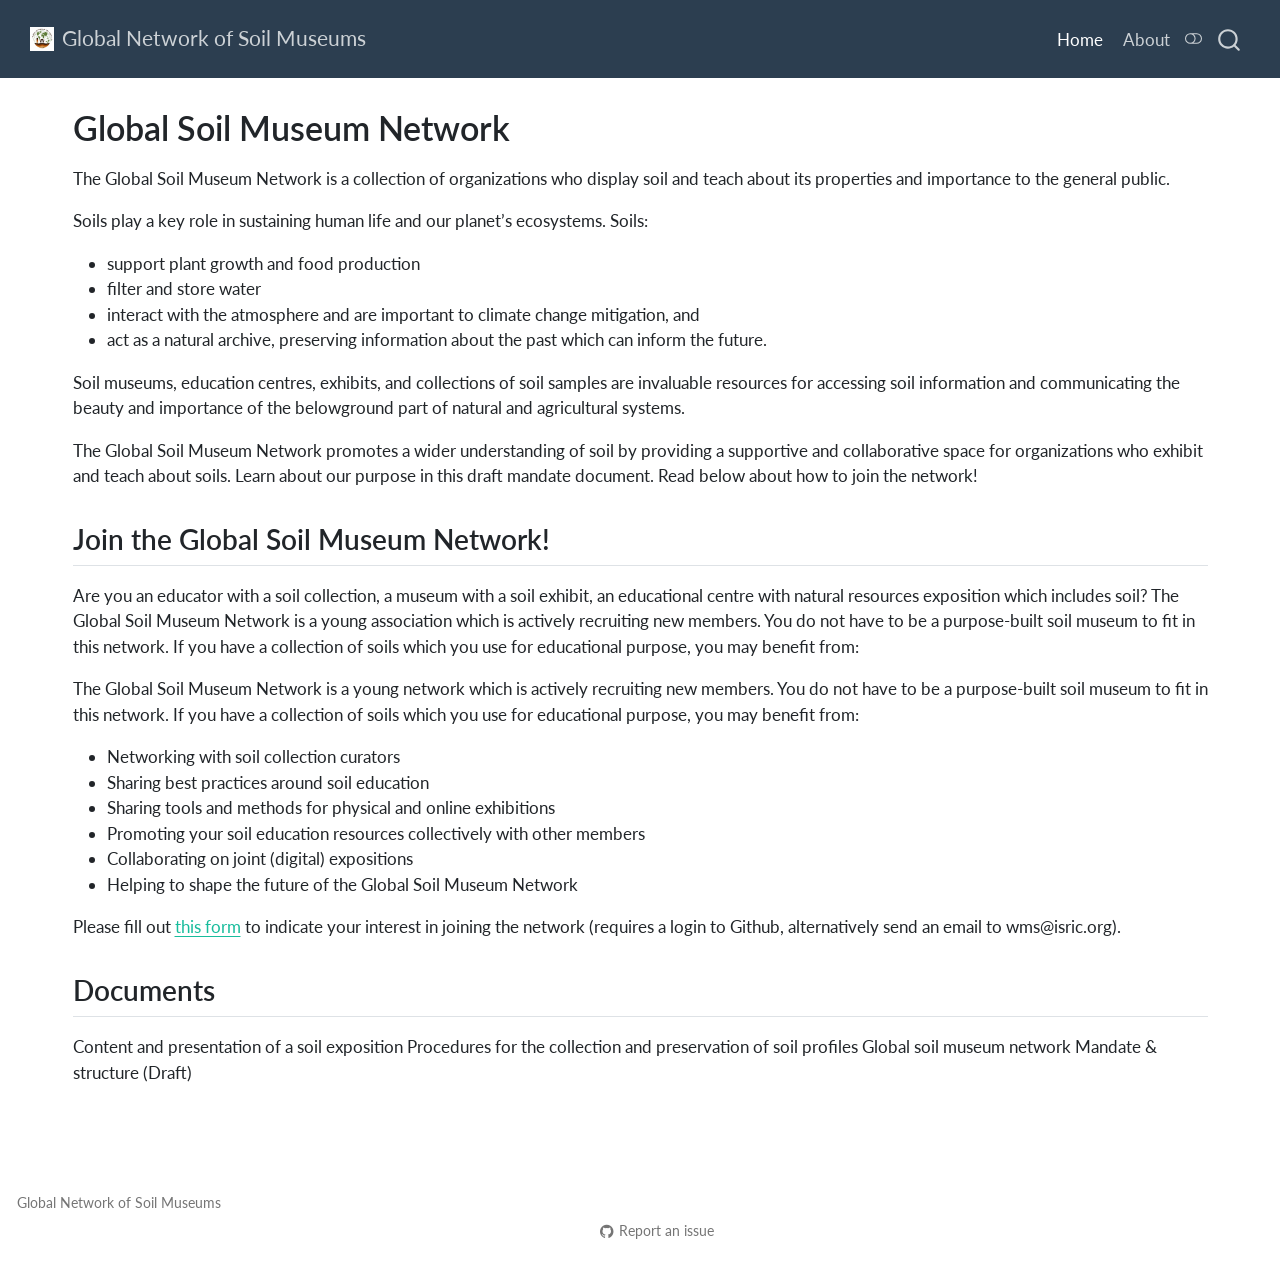
<file: index.html>
<!DOCTYPE html>
<html xmlns="http://www.w3.org/1999/xhtml" lang="en" xml:lang="en"><head>

<meta charset="utf-8">
<meta name="generator" content="quarto-1.10.18">

<meta name="viewport" content="width=device-width, initial-scale=1.0, user-scalable=yes">


<title>Global Soil Museum Network – Global Network of Soil Museums</title>
<style>
/* Default styles provided by pandoc.
** See https://pandoc.org/MANUAL.html#variables-for-html for config info.
*/
span.smallcaps{font-variant: small-caps;}
div.columns{display: flex; gap: 1.5em;}
div.column{flex: auto;}
@media screen {
div.columns{gap: min(4vw, 1.5em);}
div.column{overflow-x: auto;}
}
div.hanging-indent{margin-left: 1.5em; text-indent: -1.5em;}
ul.task-list{list-style: none;}
ul.task-list li input[type="checkbox"] {
  width: 0.8em;
  margin: 0 0.8em 0.2em -1em; /* quarto-specific, see https://github.com/quarto-dev/quarto-cli/issues/4556 */ 
  vertical-align: middle;
}
</style>


<script src="site_libs/quarto-nav/quarto-nav.js"></script>
<script src="site_libs/clipboard/clipboard.min.js"></script>
<script src="site_libs/quarto-search/autocomplete.umd.js"></script>
<script src="site_libs/quarto-search/fuse.min.js"></script>
<script src="site_libs/quarto-search/quarto-search.js"></script>
<meta name="quarto:offset" content="./">
<script src="site_libs/quarto-html/quarto.js" type="module"></script>
<script src="site_libs/quarto-html/tabsets/tabsets.js" type="module"></script>
<script src="site_libs/quarto-html/popper.min.js"></script>
<script src="site_libs/quarto-html/tippy.umd.min.js"></script>
<script src="site_libs/quarto-html/anchor.min.js"></script>
<link href="site_libs/quarto-html/tippy.css" rel="stylesheet">
<link href="site_libs/quarto-html/quarto-syntax-highlighting-64a204ab8560d761af7679ceaba22944.css" rel="stylesheet" class="quarto-color-scheme" id="quarto-text-highlighting-styles">
<link href="site_libs/quarto-html/quarto-syntax-highlighting-dark-b85bc7c33db8c58e0ec93c3465666fed.css" rel="stylesheet" class="quarto-color-scheme quarto-color-alternate" id="quarto-text-highlighting-styles">
<link href="site_libs/quarto-html/quarto-syntax-highlighting-64a204ab8560d761af7679ceaba22944.css" rel="stylesheet" class="quarto-color-scheme-extra" id="quarto-text-highlighting-styles">
<script src="site_libs/bootstrap/bootstrap.min.js"></script>
<link href="site_libs/bootstrap/bootstrap-icons.css" rel="stylesheet">
<link href="site_libs/bootstrap/bootstrap-3c9c489b3365030a08823a85c71cd1a4.min.css" rel="stylesheet" append-hash="true" class="quarto-color-scheme" id="quarto-bootstrap" data-mode="light">
<link href="site_libs/bootstrap/bootstrap-dark-4de2da5e8af8a56ca594d71261300eb6.min.css" rel="stylesheet" append-hash="true" class="quarto-color-scheme quarto-color-alternate" id="quarto-bootstrap" data-mode="dark">
<link href="site_libs/bootstrap/bootstrap-3c9c489b3365030a08823a85c71cd1a4.min.css" rel="stylesheet" append-hash="true" class="quarto-color-scheme-extra" id="quarto-bootstrap" data-mode="light">
<script id="quarto-search-options" type="application/json">{
  "location": "navbar",
  "copy-button": false,
  "collapse-after": 3,
  "panel-placement": "end",
  "type": "overlay",
  "limit": 50,
  "keyboard-shortcut": [
    "f",
    "/",
    "s"
  ],
  "show-item-context": false,
  "language": {
    "search-no-results-text": "No results",
    "search-matching-documents-text": "matching documents",
    "search-copy-link-title": "Copy link to search",
    "search-hide-matches-text": "Hide additional matches",
    "search-more-match-text": "more match in this document",
    "search-more-matches-text": "more matches in this document",
    "search-clear-button-title": "Clear",
    "search-text-placeholder": "",
    "search-detached-cancel-button-title": "Cancel",
    "search-submit-button-title": "Submit",
    "search-label": "Search"
  }
}</script>


</head>

<body class="nav-fixed quarto-light"><script id="quarto-html-before-body" type="application/javascript">
    const toggleBodyColorMode = (bsSheetEl) => {
      const mode = bsSheetEl.getAttribute("data-mode");
      const bodyEl = window.document.querySelector("body");
      if (mode === "dark") {
        bodyEl.classList.add("quarto-dark");
        bodyEl.classList.remove("quarto-light");
      } else {
        bodyEl.classList.add("quarto-light");
        bodyEl.classList.remove("quarto-dark");
      }
    }
    const toggleBodyColorPrimary = () => {
      const bsSheetEl = window.document.querySelector("link#quarto-bootstrap:not([rel=disabled-stylesheet])");
      if (bsSheetEl) {
        toggleBodyColorMode(bsSheetEl);
      }
    }
    const setColorSchemeToggle = (alternate) => {
      const toggles = window.document.querySelectorAll('.quarto-color-scheme-toggle');
      for (let i=0; i < toggles.length; i++) {
        const toggle = toggles[i];
        if (toggle) {
          if (alternate) {
            toggle.classList.add("alternate");
          } else {
            toggle.classList.remove("alternate");
          }
        }
      }
    };
    const toggleColorMode = (alternate) => {
      // Switch the stylesheets
      const primaryStylesheets = window.document.querySelectorAll('link.quarto-color-scheme:not(.quarto-color-alternate)');
      const alternateStylesheets = window.document.querySelectorAll('link.quarto-color-scheme.quarto-color-alternate');
      manageTransitions('#quarto-margin-sidebar .nav-link', false);
      if (alternate) {
        // note: dark is layered on light, we don't disable primary!
        enableStylesheet(alternateStylesheets);
        for (const sheetNode of alternateStylesheets) {
          if (sheetNode.id === "quarto-bootstrap") {
            toggleBodyColorMode(sheetNode);
          }
        }
      } else {
        disableStylesheet(alternateStylesheets);
        enableStylesheet(primaryStylesheets)
        toggleBodyColorPrimary();
      }
      manageTransitions('#quarto-margin-sidebar .nav-link', true);
      // Switch the toggles
      setColorSchemeToggle(alternate)
      // Hack to workaround the fact that safari doesn't
      // properly recolor the scrollbar when toggling (#1455)
      if (navigator.userAgent.indexOf('Safari') > 0 && navigator.userAgent.indexOf('Chrome') == -1) {
        manageTransitions("body", false);
        window.scrollTo(0, 1);
        setTimeout(() => {
          window.scrollTo(0, 0);
          manageTransitions("body", true);
        }, 40);
      }
    }
    const disableStylesheet = (stylesheets) => {
      for (let i=0; i < stylesheets.length; i++) {
        const stylesheet = stylesheets[i];
        stylesheet.rel = 'disabled-stylesheet';
      }
    }
    const enableStylesheet = (stylesheets) => {
      for (let i=0; i < stylesheets.length; i++) {
        const stylesheet = stylesheets[i];
        if(stylesheet.rel !== 'stylesheet') { // for Chrome, which will still FOUC without this check
          stylesheet.rel = 'stylesheet';
        }
      }
    }
    const manageTransitions = (selector, allowTransitions) => {
      const els = window.document.querySelectorAll(selector);
      for (let i=0; i < els.length; i++) {
        const el = els[i];
        if (allowTransitions) {
          el.classList.remove('notransition');
        } else {
          el.classList.add('notransition');
        }
      }
    }
    const isFileUrl = () => {
      return window.location.protocol === 'file:';
    }
    const hasAlternateSentinel = () => {
      let styleSentinel = getColorSchemeSentinel();
      if (styleSentinel !== null) {
        return styleSentinel === "alternate";
      } else {
        return false;
      }
    }
    const setStyleSentinel = (alternate) => {
      const value = alternate ? "alternate" : "default";
      if (!isFileUrl()) {
        window.localStorage.setItem("quarto-color-scheme", value);
      } else {
        localAlternateSentinel = value;
      }
    }
    const getColorSchemeSentinel = () => {
      if (!isFileUrl()) {
        const storageValue = window.localStorage.getItem("quarto-color-scheme");
        return storageValue != null ? storageValue : localAlternateSentinel;
      } else {
        return localAlternateSentinel;
      }
    }
    const toggleGiscusIfUsed = (isAlternate, darkModeDefault) => {
      const baseTheme = document.querySelector('#giscus-base-theme')?.value ?? 'light';
      const alternateTheme = document.querySelector('#giscus-alt-theme')?.value ?? 'dark';
      let newTheme = '';
      if(authorPrefersDark) {
        newTheme = isAlternate ? baseTheme : alternateTheme;
      } else {
        newTheme = isAlternate ? alternateTheme : baseTheme;
      }
      const changeGiscusTheme = () => {
        // From: https://github.com/giscus/giscus/issues/336
        const sendMessage = (message) => {
          const iframe = document.querySelector('iframe.giscus-frame');
          if (!iframe) return;
          iframe.contentWindow.postMessage({ giscus: message }, 'https://giscus.app');
        }
        sendMessage({
          setConfig: {
            theme: newTheme
          }
        });
      }
      const isGiscussLoaded = window.document.querySelector('iframe.giscus-frame') !== null;
      if (isGiscussLoaded) {
        changeGiscusTheme();
      }
    };
    const authorPrefersDark = false;
    const darkModeDefault = authorPrefersDark;
      document.querySelector('link#quarto-text-highlighting-styles.quarto-color-scheme-extra').rel = 'disabled-stylesheet';
      document.querySelector('link#quarto-bootstrap.quarto-color-scheme-extra').rel = 'disabled-stylesheet';
    let localAlternateSentinel = darkModeDefault ? 'alternate' : 'default';
    // Dark / light mode switch
    window.quartoToggleColorScheme = () => {
      // Read the current dark / light value
      let toAlternate = !hasAlternateSentinel();
      toggleColorMode(toAlternate);
      setStyleSentinel(toAlternate);
      toggleGiscusIfUsed(toAlternate, darkModeDefault);
      window.dispatchEvent(new Event('resize'));
    };
    // Switch to dark mode if need be
    if (hasAlternateSentinel()) {
      toggleColorMode(true);
    } else {
      toggleColorMode(false);
    }
  </script>

<div id="quarto-search-results"></div>
  <header id="quarto-header" class="headroom fixed-top">
    <nav class="navbar navbar-expand-lg " data-bs-theme="dark">
      <div class="navbar-container container-fluid">
      <div class="navbar-brand-container mx-auto">
    <a href="./index.html" class="navbar-brand navbar-brand-logo">
    <img src="././img/logo/logo.png" alt="" class="navbar-logo light-content">
    <img src="././img/logo/logo.png" alt="" class="navbar-logo dark-content">
    </a>
    <a class="navbar-brand" href="./index.html">
    <span class="navbar-title">Global Network of Soil Museums</span>
    </a>
  </div>
            <div id="quarto-search" class="" title="Search"></div>
          <button class="navbar-toggler" type="button" data-bs-toggle="collapse" data-bs-target="#navbarCollapse" aria-controls="navbarCollapse" role="menu" aria-expanded="false" aria-label="Toggle navigation" onclick="if (window.quartoToggleHeadroom) { window.quartoToggleHeadroom(); }">
  <span class="navbar-toggler-icon"></span>
</button>
          <div class="collapse navbar-collapse" id="navbarCollapse">
            <ul class="navbar-nav navbar-nav-scroll ms-auto">
  <li class="nav-item">
    <a class="nav-link active" href="./index.html" aria-current="page"> 
<span class="menu-text">Home</span></a>
  </li>  
  <li class="nav-item">
    <a class="nav-link" href="./about.html"> 
<span class="menu-text">About</span></a>
  </li>  
</ul>
          </div> <!-- /navcollapse -->
            <div class="quarto-navbar-tools">
  <a href="" class="quarto-color-scheme-toggle quarto-navigation-tool  px-1" onclick="window.quartoToggleColorScheme(); return false;" title="Toggle dark mode"><i class="bi"></i></a>
</div>
      </div> <!-- /container-fluid -->
    </nav>
</header>
<!-- content -->
<div id="quarto-content" class="quarto-container page-columns page-rows-contents page-layout-full page-navbar">
<!-- sidebar -->
<!-- margin-sidebar -->
    
<!-- main -->
<main class="content column-page" id="quarto-document-content">


<header id="title-block-header" class="quarto-title-block default">
<div class="quarto-title">
<h1 class="title">Global Soil Museum Network</h1>
</div>



<div class="quarto-title-meta column-page">

    
  
    
  </div>
  


</header>


<p>The Global Soil Museum Network is a collection of organizations who display soil and teach about its properties and importance to the general public.</p>
<p>Soils play a key role in sustaining human life and our planet’s ecosystems. Soils:</p>
<ul>
<li>support plant growth and food production</li>
<li>filter and store water</li>
<li>interact with the atmosphere and are important to climate change mitigation, and</li>
<li>act as a natural archive, preserving information about the past which can inform the future.</li>
</ul>
<p>Soil museums, education centres, exhibits, and collections of soil samples are invaluable resources for accessing soil information and communicating the beauty and importance of the belowground part of natural and agricultural systems.</p>
<p>The Global Soil Museum Network promotes a wider understanding of soil by providing a supportive and collaborative space for organizations who exhibit and teach about soils. Learn about our purpose in this draft mandate document. Read below about how to join the network!</p>
<section id="join-the-global-soil-museum-network" class="level2">
<h2 class="anchored" data-anchor-id="join-the-global-soil-museum-network">Join the Global Soil Museum Network!</h2>
<p>Are you an educator with a soil collection, a museum with a soil exhibit, an educational centre with natural resources exposition which includes soil? The Global Soil Museum Network is a young association which is actively recruiting new members. You do not have to be a purpose-built soil museum to fit in this network. If you have a collection of soils which you use for educational purpose, you may benefit from:</p>
<p>The Global Soil Museum Network is a young network which is actively recruiting new members. You do not have to be a purpose-built soil museum to fit in this network. If you have a collection of soils which you use for educational purpose, you may benefit from:</p>
<ul>
<li>Networking with soil collection curators</li>
<li>Sharing best practices around soil education</li>
<li>Sharing tools and methods for physical and online exhibitions</li>
<li>Promoting your soil education resources collectively with other members</li>
<li>Collaborating on joint (digital) expositions</li>
<li>Helping to shape the future of the Global Soil Museum Network</li>
</ul>
<p>Please fill out <a href="https://github.com/globalsoilmuseums-net/globalsoilmuseums-net.github.io/issues/new">this form</a> to indicate your interest in joining the network (requires a login to Github, alternatively send an email to wms@isric.org).</p>
</section>
<section id="documents" class="level2">
<h2 class="anchored" data-anchor-id="documents">Documents</h2>
<p>Content and presentation of a soil exposition Procedures for the collection and preservation of soil profiles Global soil museum network Mandate &amp; structure (Draft)</p>


</section>

</main> <!-- /main -->
<script id="quarto-html-after-body" type="application/javascript">
  window.document.addEventListener("DOMContentLoaded", function (event) {
    // Ensure there is a toggle, if there isn't float one in the top right
    if (window.document.querySelector('.quarto-color-scheme-toggle') === null) {
      const a = window.document.createElement('a');
      a.classList.add('top-right');
      a.classList.add('quarto-color-scheme-toggle');
      a.href = "";
      a.onclick = function() { try { window.quartoToggleColorScheme(); } catch {} return false; };
      const i = window.document.createElement("i");
      i.classList.add('bi');
      a.appendChild(i);
      window.document.body.appendChild(a);
    }
    setColorSchemeToggle(hasAlternateSentinel())
    const icon = "";
    const anchorJS = new window.AnchorJS();
    anchorJS.options = {
      placement: 'right',
      icon: icon
    };
    anchorJS.add('.anchored');
    const isCodeAnnotation = (el) => {
      for (const clz of el.classList) {
        if (clz.startsWith('code-annotation-')) {                     
          return true;
        }
      }
      return false;
    }
    const onCopySuccess = function(e) {
      // button target
      const button = e.trigger;
      // don't keep focus
      button.blur();
      // flash "checked"
      button.classList.add('code-copy-button-checked');
      var currentTitle = button.getAttribute("title");
      button.setAttribute("title", "Copied!");
      let tooltip;
      if (window.bootstrap) {
        button.setAttribute("data-bs-toggle", "tooltip");
        button.setAttribute("data-bs-placement", "left");
        button.setAttribute("data-bs-title", "Copied!");
        tooltip = new bootstrap.Tooltip(button, 
          { trigger: "manual", 
            customClass: "code-copy-button-tooltip",
            offset: [0, -8]});
        tooltip.show();    
      }
      setTimeout(function() {
        if (tooltip) {
          tooltip.hide();
          button.removeAttribute("data-bs-title");
          button.removeAttribute("data-bs-toggle");
          button.removeAttribute("data-bs-placement");
        }
        button.setAttribute("title", currentTitle);
        button.classList.remove('code-copy-button-checked');
      }, 1000);
      // clear code selection
      e.clearSelection();
    }
    const getTextToCopy = function(trigger) {
      const outerScaffold = trigger.parentElement.cloneNode(true);
      const codeEl = outerScaffold.querySelector('code');
      for (const childEl of codeEl.children) {
        if (isCodeAnnotation(childEl)) {
          childEl.remove();
        }
      }
      return codeEl.innerText;
    }
    const clipboard = new window.ClipboardJS('.code-copy-button:not([data-in-quarto-modal])', {
      text: getTextToCopy
    });
    clipboard.on('success', onCopySuccess);
    if (window.document.getElementById('quarto-embedded-source-code-modal')) {
      const clipboardModal = new window.ClipboardJS('.code-copy-button[data-in-quarto-modal]', {
        text: getTextToCopy,
        container: window.document.getElementById('quarto-embedded-source-code-modal')
      });
      clipboardModal.on('success', onCopySuccess);
    }
      var localhostRegex = new RegExp(/^(?:http|https):\/\/localhost\:?[0-9]*\//);
      var mailtoRegex = new RegExp(/^mailto:/);
        var filterRegex = new RegExp("https:\/\/globalsoilmuseums-net\.github\.io\/");
      var isInternal = (href) => {
          return filterRegex.test(href) || localhostRegex.test(href) || mailtoRegex.test(href);
      }
      // Inspect non-navigation links and adorn them if external
     var links = window.document.querySelectorAll('a[href]:not(.nav-link):not(.navbar-brand):not(.toc-action):not(.sidebar-link):not(.sidebar-item-toggle):not(.pagination-link):not(.no-external):not([aria-hidden]):not(.dropdown-item):not(.quarto-navigation-tool):not(.about-link)');
      for (var i=0; i<links.length; i++) {
        const link = links[i];
        if (!isInternal(link.href)) {
          // undo the damage that might have been done by quarto-nav.js in the case of
          // links that we want to consider external
          if (link.dataset.originalHref !== undefined) {
            link.href = link.dataset.originalHref;
          }
        }
      }
    function tippyHover(el, contentFn, onTriggerFn, onUntriggerFn) {
      const config = {
        allowHTML: true,
        maxWidth: 500,
        delay: 100,
        arrow: false,
        appendTo: function(el) {
            return el.parentElement;
        },
        interactive: true,
        interactiveBorder: 10,
        theme: 'quarto',
        placement: 'bottom-start',
      };
      if (contentFn) {
        config.content = contentFn;
      }
      if (onTriggerFn) {
        config.onTrigger = onTriggerFn;
      }
      if (onUntriggerFn) {
        config.onUntrigger = onUntriggerFn;
      }
      window.tippy(el, config); 
    }
    const noterefs = window.document.querySelectorAll('a[role="doc-noteref"]');
    for (var i=0; i<noterefs.length; i++) {
      const ref = noterefs[i];
      tippyHover(ref, function() {
        // use id or data attribute instead here
        let href = ref.getAttribute('data-footnote-href') || ref.getAttribute('href');
        try { href = new URL(href).hash; } catch {}
        const id = href.replace(/^#\/?/, "");
        const note = window.document.getElementById(id);
        if (note) {
          return note.innerHTML;
        } else {
          return "";
        }
      });
    }
    const xrefs = window.document.querySelectorAll('a.quarto-xref');
    const processXRef = (id, note) => {
      // Strip column container classes
      const stripColumnClz = (el) => {
        el.classList.remove("page-full", "page-columns");
        if (el.children) {
          for (const child of el.children) {
            stripColumnClz(child);
          }
        }
      }
      stripColumnClz(note)
      if (id === null || id.startsWith('sec-')) {
        // Special case sections, only their first couple elements
        const container = document.createElement("div");
        if (note.children && note.children.length > 2) {
          container.appendChild(note.children[0].cloneNode(true));
          for (let i = 1; i < note.children.length; i++) {
            const child = note.children[i];
            if (child.tagName === "P" && child.innerText === "") {
              continue;
            } else {
              container.appendChild(child.cloneNode(true));
              break;
            }
          }
          if (window.Quarto?.typesetMath) {
            window.Quarto.typesetMath(container);
          }
          return container.innerHTML
        } else {
          if (window.Quarto?.typesetMath) {
            window.Quarto.typesetMath(note);
          }
          return note.innerHTML;
        }
      } else {
        // Remove any anchor links if they are present
        const anchorLink = note.querySelector('a.anchorjs-link');
        if (anchorLink) {
          anchorLink.remove();
        }
        if (window.Quarto?.typesetMath) {
          window.Quarto.typesetMath(note);
        }
        if (note.classList.contains("callout")) {
          return note.outerHTML;
        } else {
          return note.innerHTML;
        }
      }
    }
    for (var i=0; i<xrefs.length; i++) {
      const xref = xrefs[i];
      tippyHover(xref, undefined, function(instance) {
        instance.disable();
        let url = xref.getAttribute('href');
        let hash = undefined; 
        if (url.startsWith('#')) {
          hash = url;
        } else {
          try { hash = new URL(url).hash; } catch {}
        }
        if (hash) {
          const id = hash.replace(/^#\/?/, "");
          const note = window.document.getElementById(id);
          if (note !== null) {
            try {
              const html = processXRef(id, note.cloneNode(true));
              instance.setContent(html);
            } finally {
              instance.enable();
              instance.show();
            }
          } else {
            // See if we can fetch this
            fetch(url.split('#')[0])
            .then(res => res.text())
            .then(html => {
              const parser = new DOMParser();
              const htmlDoc = parser.parseFromString(html, "text/html");
              const note = htmlDoc.getElementById(id);
              if (note !== null) {
                const html = processXRef(id, note);
                instance.setContent(html);
              } 
            }).finally(() => {
              instance.enable();
              instance.show();
            });
          }
        } else {
          // See if we can fetch a full url (with no hash to target)
          // This is a special case and we should probably do some content thinning / targeting
          fetch(url)
          .then(res => res.text())
          .then(html => {
            const parser = new DOMParser();
            const htmlDoc = parser.parseFromString(html, "text/html");
            const note = htmlDoc.querySelector('main.content');
            if (note !== null) {
              // This should only happen for chapter cross references
              // (since there is no id in the URL)
              // remove the first header
              if (note.children.length > 0 && note.children[0].tagName === "HEADER") {
                note.children[0].remove();
              }
              const html = processXRef(null, note);
              instance.setContent(html);
            } 
          }).finally(() => {
            instance.enable();
            instance.show();
          });
        }
      }, function(instance) {
      });
    }
        let selectedAnnoteEl;
        const selectorForAnnotation = ( cell, annotation) => {
          let cellAttr = 'data-code-cell="' + cell + '"';
          let lineAttr = 'data-code-annotation="' +  annotation + '"';
          const selector = 'span[' + cellAttr + '][' + lineAttr + ']';
          return selector;
        }
        const selectCodeLines = (annoteEl) => {
          const doc = window.document;
          const targetCell = annoteEl.getAttribute("data-target-cell");
          const targetAnnotation = annoteEl.getAttribute("data-target-annotation");
          const annoteSpan = window.document.querySelector(selectorForAnnotation(targetCell, targetAnnotation));
          const lines = annoteSpan.getAttribute("data-code-lines").split(",");
          const lineIds = lines.map((line) => {
            return targetCell + "-" + line;
          })
          let top = null;
          let height = null;
          let parent = null;
          if (lineIds.length > 0) {
              //compute the position of the single el (top and bottom and make a div)
              const el = window.document.getElementById(lineIds[0]);
              top = el.offsetTop;
              height = el.offsetHeight;
              parent = el.parentElement.parentElement;
            if (lineIds.length > 1) {
              const lastEl = window.document.getElementById(lineIds[lineIds.length - 1]);
              const bottom = lastEl.offsetTop + lastEl.offsetHeight;
              height = bottom - top;
            }
            if (top !== null && height !== null && parent !== null) {
              // cook up a div (if necessary) and position it 
              let div = window.document.getElementById("code-annotation-line-highlight");
              if (div === null) {
                div = window.document.createElement("div");
                div.setAttribute("id", "code-annotation-line-highlight");
                div.style.position = 'absolute';
                parent.appendChild(div);
              }
              div.style.top = top - 2 + "px";
              div.style.height = height + 4 + "px";
              div.style.left = 0;
              let gutterDiv = window.document.getElementById("code-annotation-line-highlight-gutter");
              if (gutterDiv === null) {
                gutterDiv = window.document.createElement("div");
                gutterDiv.setAttribute("id", "code-annotation-line-highlight-gutter");
                gutterDiv.style.position = 'absolute';
                const codeCell = window.document.getElementById(targetCell);
                const gutter = codeCell.querySelector('.code-annotation-gutter');
                gutter.appendChild(gutterDiv);
              }
              gutterDiv.style.top = top - 2 + "px";
              gutterDiv.style.height = height + 4 + "px";
            }
            selectedAnnoteEl = annoteEl;
          }
        };
        const unselectCodeLines = () => {
          const elementsIds = ["code-annotation-line-highlight", "code-annotation-line-highlight-gutter"];
          elementsIds.forEach((elId) => {
            const div = window.document.getElementById(elId);
            if (div) {
              div.remove();
            }
          });
          selectedAnnoteEl = undefined;
        };
          // Handle positioning of the toggle
      window.addEventListener(
        "resize",
        throttle(() => {
          elRect = undefined;
          if (selectedAnnoteEl) {
            selectCodeLines(selectedAnnoteEl);
          }
        }, 10)
      );
      function throttle(fn, ms) {
      let throttle = false;
      let timer;
        return (...args) => {
          if(!throttle) { // first call gets through
              fn.apply(this, args);
              throttle = true;
          } else { // all the others get throttled
              if(timer) clearTimeout(timer); // cancel #2
              timer = setTimeout(() => {
                fn.apply(this, args);
                timer = throttle = false;
              }, ms);
          }
        };
      }
        // Attach click handler to the DT
        const annoteDls = window.document.querySelectorAll('dt[data-target-cell]');
        for (const annoteDlNode of annoteDls) {
          annoteDlNode.addEventListener('click', (event) => {
            const clickedEl = event.target;
            if (clickedEl !== selectedAnnoteEl) {
              unselectCodeLines();
              const activeEl = window.document.querySelector('dt[data-target-cell].code-annotation-active');
              if (activeEl) {
                activeEl.classList.remove('code-annotation-active');
              }
              selectCodeLines(clickedEl);
              clickedEl.classList.add('code-annotation-active');
            } else {
              // Unselect the line
              unselectCodeLines();
              clickedEl.classList.remove('code-annotation-active');
            }
          });
        }
    const findCites = (el) => {
      const parentEl = el.parentElement;
      if (parentEl) {
        const cites = parentEl.dataset.cites;
        if (cites) {
          return {
            el,
            cites: cites.split(' ')
          };
        } else {
          return findCites(el.parentElement)
        }
      } else {
        return undefined;
      }
    };
    var bibliorefs = window.document.querySelectorAll('a[role="doc-biblioref"]');
    for (var i=0; i<bibliorefs.length; i++) {
      const ref = bibliorefs[i];
      const citeInfo = findCites(ref);
      if (citeInfo) {
        tippyHover(citeInfo.el, function() {
          var popup = window.document.createElement('div');
          citeInfo.cites.forEach(function(cite) {
            var citeDiv = window.document.createElement('div');
            citeDiv.classList.add('hanging-indent');
            citeDiv.classList.add('csl-entry');
            var biblioDiv = window.document.getElementById('ref-' + cite);
            if (biblioDiv) {
              citeDiv.innerHTML = biblioDiv.innerHTML;
            }
            popup.appendChild(citeDiv);
          });
          return popup.innerHTML;
        });
      }
    }
  });
  </script>
</div> <!-- /content -->
<footer class="footer">
  <div class="nav-footer">
    <div class="nav-footer-left">
      <ul class="footer-items list-unstyled">
    <li class="nav-item">
 Global Network of Soil Museums
  </li>  
</ul>
    </div>   
    <div class="nav-footer-center">
      &nbsp;
    <div class="toc-actions"><ul><li><a href="https://github.com/globalsoilmuseums-net/globalsoilmuseums-net.github.io/issues/new" class="toc-action"><i class="bi bi-github"></i>Report an issue</a></li></ul></div></div>
    <div class="nav-footer-right">
      &nbsp;
    </div>
  </div>
</footer>




</body></html>
</file>
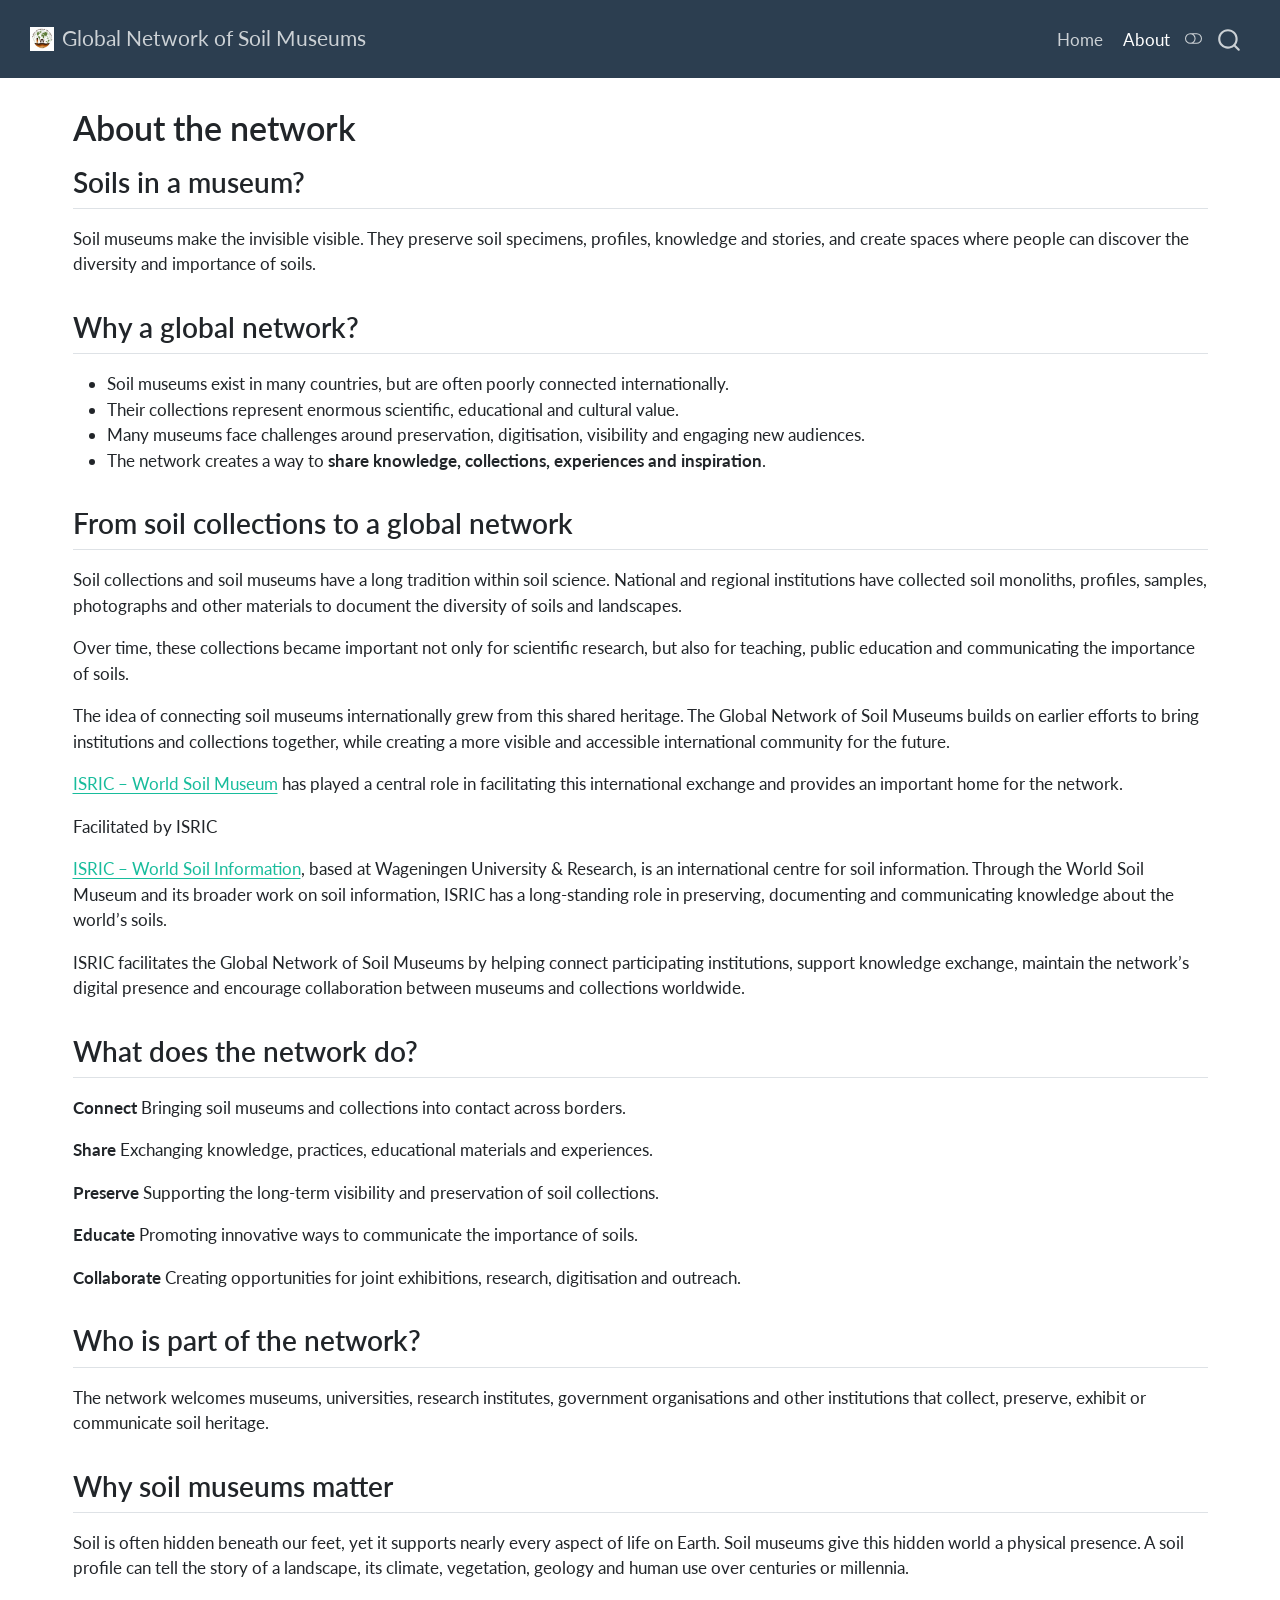
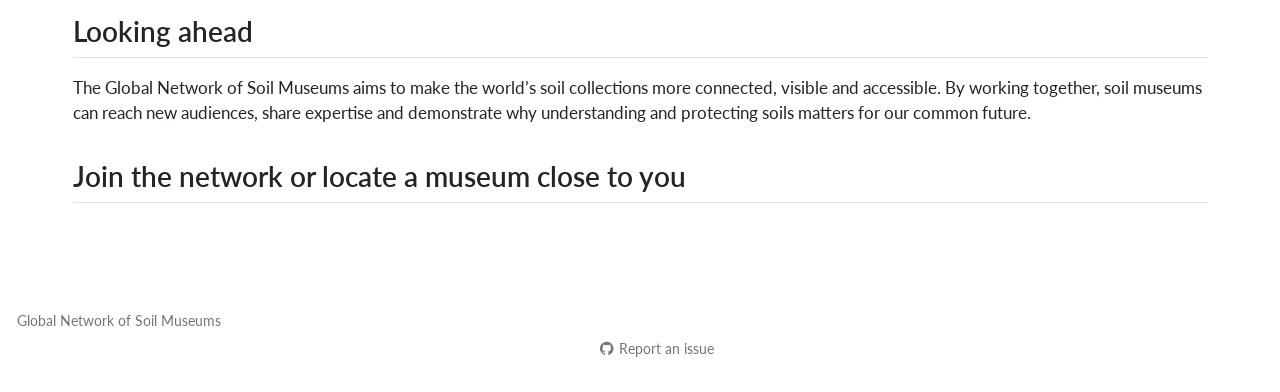
<file: about.html>
<!DOCTYPE html>
<html xmlns="http://www.w3.org/1999/xhtml" lang="en" xml:lang="en"><head>

<meta charset="utf-8">
<meta name="generator" content="quarto-1.10.18">

<meta name="viewport" content="width=device-width, initial-scale=1.0, user-scalable=yes">


<title>About the network – Global Network of Soil Museums</title>
<style>
/* Default styles provided by pandoc.
** See https://pandoc.org/MANUAL.html#variables-for-html for config info.
*/
span.smallcaps{font-variant: small-caps;}
div.columns{display: flex; gap: 1.5em;}
div.column{flex: auto;}
@media screen {
div.columns{gap: min(4vw, 1.5em);}
div.column{overflow-x: auto;}
}
div.hanging-indent{margin-left: 1.5em; text-indent: -1.5em;}
ul.task-list{list-style: none;}
ul.task-list li input[type="checkbox"] {
  width: 0.8em;
  margin: 0 0.8em 0.2em -1em; /* quarto-specific, see https://github.com/quarto-dev/quarto-cli/issues/4556 */ 
  vertical-align: middle;
}
</style>


<script src="site_libs/quarto-nav/quarto-nav.js"></script>
<script src="site_libs/clipboard/clipboard.min.js"></script>
<script src="site_libs/quarto-search/autocomplete.umd.js"></script>
<script src="site_libs/quarto-search/fuse.min.js"></script>
<script src="site_libs/quarto-search/quarto-search.js"></script>
<meta name="quarto:offset" content="./">
<script src="site_libs/quarto-html/quarto.js" type="module"></script>
<script src="site_libs/quarto-html/tabsets/tabsets.js" type="module"></script>
<script src="site_libs/quarto-html/popper.min.js"></script>
<script src="site_libs/quarto-html/tippy.umd.min.js"></script>
<script src="site_libs/quarto-html/anchor.min.js"></script>
<link href="site_libs/quarto-html/tippy.css" rel="stylesheet">
<link href="site_libs/quarto-html/quarto-syntax-highlighting-64a204ab8560d761af7679ceaba22944.css" rel="stylesheet" class="quarto-color-scheme" id="quarto-text-highlighting-styles">
<link href="site_libs/quarto-html/quarto-syntax-highlighting-dark-b85bc7c33db8c58e0ec93c3465666fed.css" rel="stylesheet" class="quarto-color-scheme quarto-color-alternate" id="quarto-text-highlighting-styles">
<link href="site_libs/quarto-html/quarto-syntax-highlighting-64a204ab8560d761af7679ceaba22944.css" rel="stylesheet" class="quarto-color-scheme-extra" id="quarto-text-highlighting-styles">
<script src="site_libs/bootstrap/bootstrap.min.js"></script>
<link href="site_libs/bootstrap/bootstrap-icons.css" rel="stylesheet">
<link href="site_libs/bootstrap/bootstrap-3c9c489b3365030a08823a85c71cd1a4.min.css" rel="stylesheet" append-hash="true" class="quarto-color-scheme" id="quarto-bootstrap" data-mode="light">
<link href="site_libs/bootstrap/bootstrap-dark-4de2da5e8af8a56ca594d71261300eb6.min.css" rel="stylesheet" append-hash="true" class="quarto-color-scheme quarto-color-alternate" id="quarto-bootstrap" data-mode="dark">
<link href="site_libs/bootstrap/bootstrap-3c9c489b3365030a08823a85c71cd1a4.min.css" rel="stylesheet" append-hash="true" class="quarto-color-scheme-extra" id="quarto-bootstrap" data-mode="light">
<script id="quarto-search-options" type="application/json">{
  "location": "navbar",
  "copy-button": false,
  "collapse-after": 3,
  "panel-placement": "end",
  "type": "overlay",
  "limit": 50,
  "keyboard-shortcut": [
    "f",
    "/",
    "s"
  ],
  "show-item-context": false,
  "language": {
    "search-no-results-text": "No results",
    "search-matching-documents-text": "matching documents",
    "search-copy-link-title": "Copy link to search",
    "search-hide-matches-text": "Hide additional matches",
    "search-more-match-text": "more match in this document",
    "search-more-matches-text": "more matches in this document",
    "search-clear-button-title": "Clear",
    "search-text-placeholder": "",
    "search-detached-cancel-button-title": "Cancel",
    "search-submit-button-title": "Submit",
    "search-label": "Search"
  }
}</script>


</head>

<body class="nav-fixed quarto-light"><script id="quarto-html-before-body" type="application/javascript">
    const toggleBodyColorMode = (bsSheetEl) => {
      const mode = bsSheetEl.getAttribute("data-mode");
      const bodyEl = window.document.querySelector("body");
      if (mode === "dark") {
        bodyEl.classList.add("quarto-dark");
        bodyEl.classList.remove("quarto-light");
      } else {
        bodyEl.classList.add("quarto-light");
        bodyEl.classList.remove("quarto-dark");
      }
    }
    const toggleBodyColorPrimary = () => {
      const bsSheetEl = window.document.querySelector("link#quarto-bootstrap:not([rel=disabled-stylesheet])");
      if (bsSheetEl) {
        toggleBodyColorMode(bsSheetEl);
      }
    }
    const setColorSchemeToggle = (alternate) => {
      const toggles = window.document.querySelectorAll('.quarto-color-scheme-toggle');
      for (let i=0; i < toggles.length; i++) {
        const toggle = toggles[i];
        if (toggle) {
          if (alternate) {
            toggle.classList.add("alternate");
          } else {
            toggle.classList.remove("alternate");
          }
        }
      }
    };
    const toggleColorMode = (alternate) => {
      // Switch the stylesheets
      const primaryStylesheets = window.document.querySelectorAll('link.quarto-color-scheme:not(.quarto-color-alternate)');
      const alternateStylesheets = window.document.querySelectorAll('link.quarto-color-scheme.quarto-color-alternate');
      manageTransitions('#quarto-margin-sidebar .nav-link', false);
      if (alternate) {
        // note: dark is layered on light, we don't disable primary!
        enableStylesheet(alternateStylesheets);
        for (const sheetNode of alternateStylesheets) {
          if (sheetNode.id === "quarto-bootstrap") {
            toggleBodyColorMode(sheetNode);
          }
        }
      } else {
        disableStylesheet(alternateStylesheets);
        enableStylesheet(primaryStylesheets)
        toggleBodyColorPrimary();
      }
      manageTransitions('#quarto-margin-sidebar .nav-link', true);
      // Switch the toggles
      setColorSchemeToggle(alternate)
      // Hack to workaround the fact that safari doesn't
      // properly recolor the scrollbar when toggling (#1455)
      if (navigator.userAgent.indexOf('Safari') > 0 && navigator.userAgent.indexOf('Chrome') == -1) {
        manageTransitions("body", false);
        window.scrollTo(0, 1);
        setTimeout(() => {
          window.scrollTo(0, 0);
          manageTransitions("body", true);
        }, 40);
      }
    }
    const disableStylesheet = (stylesheets) => {
      for (let i=0; i < stylesheets.length; i++) {
        const stylesheet = stylesheets[i];
        stylesheet.rel = 'disabled-stylesheet';
      }
    }
    const enableStylesheet = (stylesheets) => {
      for (let i=0; i < stylesheets.length; i++) {
        const stylesheet = stylesheets[i];
        if(stylesheet.rel !== 'stylesheet') { // for Chrome, which will still FOUC without this check
          stylesheet.rel = 'stylesheet';
        }
      }
    }
    const manageTransitions = (selector, allowTransitions) => {
      const els = window.document.querySelectorAll(selector);
      for (let i=0; i < els.length; i++) {
        const el = els[i];
        if (allowTransitions) {
          el.classList.remove('notransition');
        } else {
          el.classList.add('notransition');
        }
      }
    }
    const isFileUrl = () => {
      return window.location.protocol === 'file:';
    }
    const hasAlternateSentinel = () => {
      let styleSentinel = getColorSchemeSentinel();
      if (styleSentinel !== null) {
        return styleSentinel === "alternate";
      } else {
        return false;
      }
    }
    const setStyleSentinel = (alternate) => {
      const value = alternate ? "alternate" : "default";
      if (!isFileUrl()) {
        window.localStorage.setItem("quarto-color-scheme", value);
      } else {
        localAlternateSentinel = value;
      }
    }
    const getColorSchemeSentinel = () => {
      if (!isFileUrl()) {
        const storageValue = window.localStorage.getItem("quarto-color-scheme");
        return storageValue != null ? storageValue : localAlternateSentinel;
      } else {
        return localAlternateSentinel;
      }
    }
    const toggleGiscusIfUsed = (isAlternate, darkModeDefault) => {
      const baseTheme = document.querySelector('#giscus-base-theme')?.value ?? 'light';
      const alternateTheme = document.querySelector('#giscus-alt-theme')?.value ?? 'dark';
      let newTheme = '';
      if(authorPrefersDark) {
        newTheme = isAlternate ? baseTheme : alternateTheme;
      } else {
        newTheme = isAlternate ? alternateTheme : baseTheme;
      }
      const changeGiscusTheme = () => {
        // From: https://github.com/giscus/giscus/issues/336
        const sendMessage = (message) => {
          const iframe = document.querySelector('iframe.giscus-frame');
          if (!iframe) return;
          iframe.contentWindow.postMessage({ giscus: message }, 'https://giscus.app');
        }
        sendMessage({
          setConfig: {
            theme: newTheme
          }
        });
      }
      const isGiscussLoaded = window.document.querySelector('iframe.giscus-frame') !== null;
      if (isGiscussLoaded) {
        changeGiscusTheme();
      }
    };
    const authorPrefersDark = false;
    const darkModeDefault = authorPrefersDark;
      document.querySelector('link#quarto-text-highlighting-styles.quarto-color-scheme-extra').rel = 'disabled-stylesheet';
      document.querySelector('link#quarto-bootstrap.quarto-color-scheme-extra').rel = 'disabled-stylesheet';
    let localAlternateSentinel = darkModeDefault ? 'alternate' : 'default';
    // Dark / light mode switch
    window.quartoToggleColorScheme = () => {
      // Read the current dark / light value
      let toAlternate = !hasAlternateSentinel();
      toggleColorMode(toAlternate);
      setStyleSentinel(toAlternate);
      toggleGiscusIfUsed(toAlternate, darkModeDefault);
      window.dispatchEvent(new Event('resize'));
    };
    // Switch to dark mode if need be
    if (hasAlternateSentinel()) {
      toggleColorMode(true);
    } else {
      toggleColorMode(false);
    }
  </script>

<div id="quarto-search-results"></div>
  <header id="quarto-header" class="headroom fixed-top">
    <nav class="navbar navbar-expand-lg " data-bs-theme="dark">
      <div class="navbar-container container-fluid">
      <div class="navbar-brand-container mx-auto">
    <a href="./index.html" class="navbar-brand navbar-brand-logo">
    <img src="././img/logo/logo.png" alt="" class="navbar-logo light-content">
    <img src="././img/logo/logo.png" alt="" class="navbar-logo dark-content">
    </a>
    <a class="navbar-brand" href="./index.html">
    <span class="navbar-title">Global Network of Soil Museums</span>
    </a>
  </div>
            <div id="quarto-search" class="" title="Search"></div>
          <button class="navbar-toggler" type="button" data-bs-toggle="collapse" data-bs-target="#navbarCollapse" aria-controls="navbarCollapse" role="menu" aria-expanded="false" aria-label="Toggle navigation" onclick="if (window.quartoToggleHeadroom) { window.quartoToggleHeadroom(); }">
  <span class="navbar-toggler-icon"></span>
</button>
          <div class="collapse navbar-collapse" id="navbarCollapse">
            <ul class="navbar-nav navbar-nav-scroll ms-auto">
  <li class="nav-item">
    <a class="nav-link" href="./index.html"> 
<span class="menu-text">Home</span></a>
  </li>  
  <li class="nav-item">
    <a class="nav-link active" href="./about.html" aria-current="page"> 
<span class="menu-text">About</span></a>
  </li>  
</ul>
          </div> <!-- /navcollapse -->
            <div class="quarto-navbar-tools">
  <a href="" class="quarto-color-scheme-toggle quarto-navigation-tool  px-1" onclick="window.quartoToggleColorScheme(); return false;" title="Toggle dark mode"><i class="bi"></i></a>
</div>
      </div> <!-- /container-fluid -->
    </nav>
</header>
<!-- content -->
<div id="quarto-content" class="quarto-container page-columns page-rows-contents page-layout-full page-navbar">
<!-- sidebar -->
<!-- margin-sidebar -->
    
<!-- main -->
<main class="content column-page" id="quarto-document-content">


<header id="title-block-header" class="quarto-title-block default">
<div class="quarto-title">
<h1 class="title">About the network</h1>
</div>



<div class="quarto-title-meta column-page">

    
  
    
  </div>
  


</header>


<section id="soils-in-a-museum" class="level2">
<h2 class="anchored" data-anchor-id="soils-in-a-museum">Soils in a museum?</h2>
<p>Soil museums make the invisible visible. They preserve soil specimens, profiles, knowledge and stories, and create spaces where people can discover the diversity and importance of soils.</p>
</section>
<section id="why-a-global-network" class="level2">
<h2 class="anchored" data-anchor-id="why-a-global-network">Why a global network?</h2>
<ul>
<li>Soil museums exist in many countries, but are often poorly connected internationally.</li>
<li>Their collections represent enormous scientific, educational and cultural value.</li>
<li>Many museums face challenges around preservation, digitisation, visibility and engaging new audiences.</li>
<li>The network creates a way to <strong>share knowledge, collections, experiences and inspiration</strong>.</li>
</ul>
</section>
<section id="from-soil-collections-to-a-global-network" class="level2">
<h2 class="anchored" data-anchor-id="from-soil-collections-to-a-global-network">From soil collections to a global network</h2>
<p>Soil collections and soil museums have a long tradition within soil science. National and regional institutions have collected soil monoliths, profiles, samples, photographs and other materials to document the diversity of soils and landscapes.</p>
<p>Over time, these collections became important not only for scientific research, but also for teaching, public education and communicating the importance of soils.</p>
<p>The idea of connecting soil museums internationally grew from this shared heritage. The Global Network of Soil Museums builds on earlier efforts to bring institutions and collections together, while creating a more visible and accessible international community for the future.</p>
<p><a href="https://wsm.isric.org">ISRIC – World Soil Museum</a> has played a central role in facilitating this international exchange and provides an important home for the network.</p>
<p>Facilitated by ISRIC</p>
<p><a href="https://isric.org">ISRIC – World Soil Information</a>, based at Wageningen University &amp; Research, is an international centre for soil information. Through the World Soil Museum and its broader work on soil information, ISRIC has a long-standing role in preserving, documenting and communicating knowledge about the world’s soils.</p>
<p>ISRIC facilitates the Global Network of Soil Museums by helping connect participating institutions, support knowledge exchange, maintain the network’s digital presence and encourage collaboration between museums and collections worldwide.</p>
</section>
<section id="what-does-the-network-do" class="level2">
<h2 class="anchored" data-anchor-id="what-does-the-network-do">What does the network do?</h2>
<p><strong>Connect</strong> Bringing soil museums and collections into contact across borders.</p>
<p><strong>Share</strong> Exchanging knowledge, practices, educational materials and experiences.</p>
<p><strong>Preserve</strong> Supporting the long-term visibility and preservation of soil collections.</p>
<p><strong>Educate</strong> Promoting innovative ways to communicate the importance of soils.</p>
<p><strong>Collaborate</strong> Creating opportunities for joint exhibitions, research, digitisation and outreach.</p>
</section>
<section id="who-is-part-of-the-network" class="level2">
<h2 class="anchored" data-anchor-id="who-is-part-of-the-network">Who is part of the network?</h2>
<p>The network welcomes museums, universities, research institutes, government organisations and other institutions that collect, preserve, exhibit or communicate soil heritage.</p>
</section>
<section id="why-soil-museums-matter" class="level2">
<h2 class="anchored" data-anchor-id="why-soil-museums-matter">Why soil museums matter</h2>
<p>Soil is often hidden beneath our feet, yet it supports nearly every aspect of life on Earth. Soil museums give this hidden world a physical presence. A soil profile can tell the story of a landscape, its climate, vegetation, geology and human use over centuries or millennia.</p>
</section>
<section id="looking-ahead" class="level2">
<h2 class="anchored" data-anchor-id="looking-ahead">Looking ahead</h2>
<p>The Global Network of Soil Museums aims to make the world’s soil collections more connected, visible and accessible. By working together, soil museums can reach new audiences, share expertise and demonstrate why understanding and protecting soils matters for our common future.</p>
</section>
<section id="join-the-network-or-locate-a-museum-close-to-you" class="level2">
<h2 class="anchored" data-anchor-id="join-the-network-or-locate-a-museum-close-to-you">Join the network or locate a museum close to you</h2>


</section>

</main> <!-- /main -->
<script id="quarto-html-after-body" type="application/javascript">
  window.document.addEventListener("DOMContentLoaded", function (event) {
    // Ensure there is a toggle, if there isn't float one in the top right
    if (window.document.querySelector('.quarto-color-scheme-toggle') === null) {
      const a = window.document.createElement('a');
      a.classList.add('top-right');
      a.classList.add('quarto-color-scheme-toggle');
      a.href = "";
      a.onclick = function() { try { window.quartoToggleColorScheme(); } catch {} return false; };
      const i = window.document.createElement("i");
      i.classList.add('bi');
      a.appendChild(i);
      window.document.body.appendChild(a);
    }
    setColorSchemeToggle(hasAlternateSentinel())
    const icon = "";
    const anchorJS = new window.AnchorJS();
    anchorJS.options = {
      placement: 'right',
      icon: icon
    };
    anchorJS.add('.anchored');
    const isCodeAnnotation = (el) => {
      for (const clz of el.classList) {
        if (clz.startsWith('code-annotation-')) {                     
          return true;
        }
      }
      return false;
    }
    const onCopySuccess = function(e) {
      // button target
      const button = e.trigger;
      // don't keep focus
      button.blur();
      // flash "checked"
      button.classList.add('code-copy-button-checked');
      var currentTitle = button.getAttribute("title");
      button.setAttribute("title", "Copied!");
      let tooltip;
      if (window.bootstrap) {
        button.setAttribute("data-bs-toggle", "tooltip");
        button.setAttribute("data-bs-placement", "left");
        button.setAttribute("data-bs-title", "Copied!");
        tooltip = new bootstrap.Tooltip(button, 
          { trigger: "manual", 
            customClass: "code-copy-button-tooltip",
            offset: [0, -8]});
        tooltip.show();    
      }
      setTimeout(function() {
        if (tooltip) {
          tooltip.hide();
          button.removeAttribute("data-bs-title");
          button.removeAttribute("data-bs-toggle");
          button.removeAttribute("data-bs-placement");
        }
        button.setAttribute("title", currentTitle);
        button.classList.remove('code-copy-button-checked');
      }, 1000);
      // clear code selection
      e.clearSelection();
    }
    const getTextToCopy = function(trigger) {
      const outerScaffold = trigger.parentElement.cloneNode(true);
      const codeEl = outerScaffold.querySelector('code');
      for (const childEl of codeEl.children) {
        if (isCodeAnnotation(childEl)) {
          childEl.remove();
        }
      }
      return codeEl.innerText;
    }
    const clipboard = new window.ClipboardJS('.code-copy-button:not([data-in-quarto-modal])', {
      text: getTextToCopy
    });
    clipboard.on('success', onCopySuccess);
    if (window.document.getElementById('quarto-embedded-source-code-modal')) {
      const clipboardModal = new window.ClipboardJS('.code-copy-button[data-in-quarto-modal]', {
        text: getTextToCopy,
        container: window.document.getElementById('quarto-embedded-source-code-modal')
      });
      clipboardModal.on('success', onCopySuccess);
    }
      var localhostRegex = new RegExp(/^(?:http|https):\/\/localhost\:?[0-9]*\//);
      var mailtoRegex = new RegExp(/^mailto:/);
        var filterRegex = new RegExp("https:\/\/globalsoilmuseums-net\.github\.io\/");
      var isInternal = (href) => {
          return filterRegex.test(href) || localhostRegex.test(href) || mailtoRegex.test(href);
      }
      // Inspect non-navigation links and adorn them if external
     var links = window.document.querySelectorAll('a[href]:not(.nav-link):not(.navbar-brand):not(.toc-action):not(.sidebar-link):not(.sidebar-item-toggle):not(.pagination-link):not(.no-external):not([aria-hidden]):not(.dropdown-item):not(.quarto-navigation-tool):not(.about-link)');
      for (var i=0; i<links.length; i++) {
        const link = links[i];
        if (!isInternal(link.href)) {
          // undo the damage that might have been done by quarto-nav.js in the case of
          // links that we want to consider external
          if (link.dataset.originalHref !== undefined) {
            link.href = link.dataset.originalHref;
          }
        }
      }
    function tippyHover(el, contentFn, onTriggerFn, onUntriggerFn) {
      const config = {
        allowHTML: true,
        maxWidth: 500,
        delay: 100,
        arrow: false,
        appendTo: function(el) {
            return el.parentElement;
        },
        interactive: true,
        interactiveBorder: 10,
        theme: 'quarto',
        placement: 'bottom-start',
      };
      if (contentFn) {
        config.content = contentFn;
      }
      if (onTriggerFn) {
        config.onTrigger = onTriggerFn;
      }
      if (onUntriggerFn) {
        config.onUntrigger = onUntriggerFn;
      }
      window.tippy(el, config); 
    }
    const noterefs = window.document.querySelectorAll('a[role="doc-noteref"]');
    for (var i=0; i<noterefs.length; i++) {
      const ref = noterefs[i];
      tippyHover(ref, function() {
        // use id or data attribute instead here
        let href = ref.getAttribute('data-footnote-href') || ref.getAttribute('href');
        try { href = new URL(href).hash; } catch {}
        const id = href.replace(/^#\/?/, "");
        const note = window.document.getElementById(id);
        if (note) {
          return note.innerHTML;
        } else {
          return "";
        }
      });
    }
    const xrefs = window.document.querySelectorAll('a.quarto-xref');
    const processXRef = (id, note) => {
      // Strip column container classes
      const stripColumnClz = (el) => {
        el.classList.remove("page-full", "page-columns");
        if (el.children) {
          for (const child of el.children) {
            stripColumnClz(child);
          }
        }
      }
      stripColumnClz(note)
      if (id === null || id.startsWith('sec-')) {
        // Special case sections, only their first couple elements
        const container = document.createElement("div");
        if (note.children && note.children.length > 2) {
          container.appendChild(note.children[0].cloneNode(true));
          for (let i = 1; i < note.children.length; i++) {
            const child = note.children[i];
            if (child.tagName === "P" && child.innerText === "") {
              continue;
            } else {
              container.appendChild(child.cloneNode(true));
              break;
            }
          }
          if (window.Quarto?.typesetMath) {
            window.Quarto.typesetMath(container);
          }
          return container.innerHTML
        } else {
          if (window.Quarto?.typesetMath) {
            window.Quarto.typesetMath(note);
          }
          return note.innerHTML;
        }
      } else {
        // Remove any anchor links if they are present
        const anchorLink = note.querySelector('a.anchorjs-link');
        if (anchorLink) {
          anchorLink.remove();
        }
        if (window.Quarto?.typesetMath) {
          window.Quarto.typesetMath(note);
        }
        if (note.classList.contains("callout")) {
          return note.outerHTML;
        } else {
          return note.innerHTML;
        }
      }
    }
    for (var i=0; i<xrefs.length; i++) {
      const xref = xrefs[i];
      tippyHover(xref, undefined, function(instance) {
        instance.disable();
        let url = xref.getAttribute('href');
        let hash = undefined; 
        if (url.startsWith('#')) {
          hash = url;
        } else {
          try { hash = new URL(url).hash; } catch {}
        }
        if (hash) {
          const id = hash.replace(/^#\/?/, "");
          const note = window.document.getElementById(id);
          if (note !== null) {
            try {
              const html = processXRef(id, note.cloneNode(true));
              instance.setContent(html);
            } finally {
              instance.enable();
              instance.show();
            }
          } else {
            // See if we can fetch this
            fetch(url.split('#')[0])
            .then(res => res.text())
            .then(html => {
              const parser = new DOMParser();
              const htmlDoc = parser.parseFromString(html, "text/html");
              const note = htmlDoc.getElementById(id);
              if (note !== null) {
                const html = processXRef(id, note);
                instance.setContent(html);
              } 
            }).finally(() => {
              instance.enable();
              instance.show();
            });
          }
        } else {
          // See if we can fetch a full url (with no hash to target)
          // This is a special case and we should probably do some content thinning / targeting
          fetch(url)
          .then(res => res.text())
          .then(html => {
            const parser = new DOMParser();
            const htmlDoc = parser.parseFromString(html, "text/html");
            const note = htmlDoc.querySelector('main.content');
            if (note !== null) {
              // This should only happen for chapter cross references
              // (since there is no id in the URL)
              // remove the first header
              if (note.children.length > 0 && note.children[0].tagName === "HEADER") {
                note.children[0].remove();
              }
              const html = processXRef(null, note);
              instance.setContent(html);
            } 
          }).finally(() => {
            instance.enable();
            instance.show();
          });
        }
      }, function(instance) {
      });
    }
        let selectedAnnoteEl;
        const selectorForAnnotation = ( cell, annotation) => {
          let cellAttr = 'data-code-cell="' + cell + '"';
          let lineAttr = 'data-code-annotation="' +  annotation + '"';
          const selector = 'span[' + cellAttr + '][' + lineAttr + ']';
          return selector;
        }
        const selectCodeLines = (annoteEl) => {
          const doc = window.document;
          const targetCell = annoteEl.getAttribute("data-target-cell");
          const targetAnnotation = annoteEl.getAttribute("data-target-annotation");
          const annoteSpan = window.document.querySelector(selectorForAnnotation(targetCell, targetAnnotation));
          const lines = annoteSpan.getAttribute("data-code-lines").split(",");
          const lineIds = lines.map((line) => {
            return targetCell + "-" + line;
          })
          let top = null;
          let height = null;
          let parent = null;
          if (lineIds.length > 0) {
              //compute the position of the single el (top and bottom and make a div)
              const el = window.document.getElementById(lineIds[0]);
              top = el.offsetTop;
              height = el.offsetHeight;
              parent = el.parentElement.parentElement;
            if (lineIds.length > 1) {
              const lastEl = window.document.getElementById(lineIds[lineIds.length - 1]);
              const bottom = lastEl.offsetTop + lastEl.offsetHeight;
              height = bottom - top;
            }
            if (top !== null && height !== null && parent !== null) {
              // cook up a div (if necessary) and position it 
              let div = window.document.getElementById("code-annotation-line-highlight");
              if (div === null) {
                div = window.document.createElement("div");
                div.setAttribute("id", "code-annotation-line-highlight");
                div.style.position = 'absolute';
                parent.appendChild(div);
              }
              div.style.top = top - 2 + "px";
              div.style.height = height + 4 + "px";
              div.style.left = 0;
              let gutterDiv = window.document.getElementById("code-annotation-line-highlight-gutter");
              if (gutterDiv === null) {
                gutterDiv = window.document.createElement("div");
                gutterDiv.setAttribute("id", "code-annotation-line-highlight-gutter");
                gutterDiv.style.position = 'absolute';
                const codeCell = window.document.getElementById(targetCell);
                const gutter = codeCell.querySelector('.code-annotation-gutter');
                gutter.appendChild(gutterDiv);
              }
              gutterDiv.style.top = top - 2 + "px";
              gutterDiv.style.height = height + 4 + "px";
            }
            selectedAnnoteEl = annoteEl;
          }
        };
        const unselectCodeLines = () => {
          const elementsIds = ["code-annotation-line-highlight", "code-annotation-line-highlight-gutter"];
          elementsIds.forEach((elId) => {
            const div = window.document.getElementById(elId);
            if (div) {
              div.remove();
            }
          });
          selectedAnnoteEl = undefined;
        };
          // Handle positioning of the toggle
      window.addEventListener(
        "resize",
        throttle(() => {
          elRect = undefined;
          if (selectedAnnoteEl) {
            selectCodeLines(selectedAnnoteEl);
          }
        }, 10)
      );
      function throttle(fn, ms) {
      let throttle = false;
      let timer;
        return (...args) => {
          if(!throttle) { // first call gets through
              fn.apply(this, args);
              throttle = true;
          } else { // all the others get throttled
              if(timer) clearTimeout(timer); // cancel #2
              timer = setTimeout(() => {
                fn.apply(this, args);
                timer = throttle = false;
              }, ms);
          }
        };
      }
        // Attach click handler to the DT
        const annoteDls = window.document.querySelectorAll('dt[data-target-cell]');
        for (const annoteDlNode of annoteDls) {
          annoteDlNode.addEventListener('click', (event) => {
            const clickedEl = event.target;
            if (clickedEl !== selectedAnnoteEl) {
              unselectCodeLines();
              const activeEl = window.document.querySelector('dt[data-target-cell].code-annotation-active');
              if (activeEl) {
                activeEl.classList.remove('code-annotation-active');
              }
              selectCodeLines(clickedEl);
              clickedEl.classList.add('code-annotation-active');
            } else {
              // Unselect the line
              unselectCodeLines();
              clickedEl.classList.remove('code-annotation-active');
            }
          });
        }
    const findCites = (el) => {
      const parentEl = el.parentElement;
      if (parentEl) {
        const cites = parentEl.dataset.cites;
        if (cites) {
          return {
            el,
            cites: cites.split(' ')
          };
        } else {
          return findCites(el.parentElement)
        }
      } else {
        return undefined;
      }
    };
    var bibliorefs = window.document.querySelectorAll('a[role="doc-biblioref"]');
    for (var i=0; i<bibliorefs.length; i++) {
      const ref = bibliorefs[i];
      const citeInfo = findCites(ref);
      if (citeInfo) {
        tippyHover(citeInfo.el, function() {
          var popup = window.document.createElement('div');
          citeInfo.cites.forEach(function(cite) {
            var citeDiv = window.document.createElement('div');
            citeDiv.classList.add('hanging-indent');
            citeDiv.classList.add('csl-entry');
            var biblioDiv = window.document.getElementById('ref-' + cite);
            if (biblioDiv) {
              citeDiv.innerHTML = biblioDiv.innerHTML;
            }
            popup.appendChild(citeDiv);
          });
          return popup.innerHTML;
        });
      }
    }
  });
  </script>
</div> <!-- /content -->
<footer class="footer">
  <div class="nav-footer">
    <div class="nav-footer-left">
      <ul class="footer-items list-unstyled">
    <li class="nav-item">
 Global Network of Soil Museums
  </li>  
</ul>
    </div>   
    <div class="nav-footer-center">
      &nbsp;
    <div class="toc-actions"><ul><li><a href="https://github.com/globalsoilmuseums-net/globalsoilmuseums-net.github.io/issues/new" class="toc-action"><i class="bi bi-github"></i>Report an issue</a></li></ul></div></div>
    <div class="nav-footer-right">
      &nbsp;
    </div>
  </div>
</footer>




</body></html>
</file>
<file: site_libs/quarto-html/tippy.css>
.tippy-box[data-animation=fade][data-state=hidden]{opacity:0}[data-tippy-root]{max-width:calc(100vw - 10px)}.tippy-box{position:relative;background-color:#333;color:#fff;border-radius:4px;font-size:14px;line-height:1.4;white-space:normal;outline:0;transition-property:transform,visibility,opacity}.tippy-box[data-placement^=top]>.tippy-arrow{bottom:0}.tippy-box[data-placement^=top]>.tippy-arrow:before{bottom:-7px;left:0;border-width:8px 8px 0;border-top-color:initial;transform-origin:center top}.tippy-box[data-placement^=bottom]>.tippy-arrow{top:0}.tippy-box[data-placement^=bottom]>.tippy-arrow:before{top:-7px;left:0;border-width:0 8px 8px;border-bottom-color:initial;transform-origin:center bottom}.tippy-box[data-placement^=left]>.tippy-arrow{right:0}.tippy-box[data-placement^=left]>.tippy-arrow:before{border-width:8px 0 8px 8px;border-left-color:initial;right:-7px;transform-origin:center left}.tippy-box[data-placement^=right]>.tippy-arrow{left:0}.tippy-box[data-placement^=right]>.tippy-arrow:before{left:-7px;border-width:8px 8px 8px 0;border-right-color:initial;transform-origin:center right}.tippy-box[data-inertia][data-state=visible]{transition-timing-function:cubic-bezier(.54,1.5,.38,1.11)}.tippy-arrow{width:16px;height:16px;color:#333}.tippy-arrow:before{content:"";position:absolute;border-color:transparent;border-style:solid}.tippy-content{position:relative;padding:5px 9px;z-index:1}
</file>
<file: site_libs/quarto-html/quarto-syntax-highlighting-64a204ab8560d761af7679ceaba22944.css>
/* quarto syntax highlight colors */
:root {
  --quarto-hl-ot-color: #003B4F;
  --quarto-hl-at-color: #657422;
  --quarto-hl-ss-color: #20794D;
  --quarto-hl-an-color: #5E5E5E;
  --quarto-hl-fu-color: #4758AB;
  --quarto-hl-st-color: #20794D;
  --quarto-hl-cf-color: #003B4F;
  --quarto-hl-op-color: #5E5E5E;
  --quarto-hl-er-color: #AD0000;
  --quarto-hl-bn-color: #AD0000;
  --quarto-hl-al-color: #AD0000;
  --quarto-hl-va-color: #111111;
  --quarto-hl-bu-color: inherit;
  --quarto-hl-ex-color: inherit;
  --quarto-hl-pp-color: #AD0000;
  --quarto-hl-in-color: #5E5E5E;
  --quarto-hl-vs-color: #20794D;
  --quarto-hl-wa-color: #5E5E5E;
  --quarto-hl-do-color: #5E5E5E;
  --quarto-hl-im-color: #00769E;
  --quarto-hl-ch-color: #20794D;
  --quarto-hl-dt-color: #AD0000;
  --quarto-hl-fl-color: #AD0000;
  --quarto-hl-co-color: #5E5E5E;
  --quarto-hl-cv-color: #5E5E5E;
  --quarto-hl-cn-color: #8f5902;
  --quarto-hl-sc-color: #5E5E5E;
  --quarto-hl-dv-color: #AD0000;
  --quarto-hl-kw-color: #003B4F;
}

/* other quarto variables */
:root {
  --quarto-font-monospace: SFMono-Regular, Menlo, Monaco, Consolas, "Liberation Mono", "Courier New", monospace;
}

/* syntax highlight based on Pandoc's rules */
pre > code.sourceCode > span {
  color: #003B4F;
}

code.sourceCode > span {
  color: #003B4F;
}

div.sourceCode,
div.sourceCode pre.sourceCode {
  color: #003B4F;
}

/* Normal */
code span {
  color: #003B4F;
}

/* Alert */
code span.al {
  color: #AD0000;
  font-style: inherit;
}

/* Annotation */
code span.an {
  color: #5E5E5E;
  font-style: inherit;
}

/* Attribute */
code span.at {
  color: #657422;
  font-style: inherit;
}

/* BaseN */
code span.bn {
  color: #AD0000;
  font-style: inherit;
}

/* BuiltIn */
code span.bu {
  font-style: inherit;
}

/* ControlFlow */
code span.cf {
  color: #003B4F;
  font-weight: bold;
  font-style: inherit;
}

/* Char */
code span.ch {
  color: #20794D;
  font-style: inherit;
}

/* Constant */
code span.cn {
  color: #8f5902;
  font-style: inherit;
}

/* Comment */
code span.co {
  color: #5E5E5E;
  font-style: inherit;
}

/* CommentVar */
code span.cv {
  color: #5E5E5E;
  font-style: italic;
}

/* Documentation */
code span.do {
  color: #5E5E5E;
  font-style: italic;
}

/* DataType */
code span.dt {
  color: #AD0000;
  font-style: inherit;
}

/* DecVal */
code span.dv {
  color: #AD0000;
  font-style: inherit;
}

/* Error */
code span.er {
  color: #AD0000;
  font-style: inherit;
}

/* Extension */
code span.ex {
  font-style: inherit;
}

/* Float */
code span.fl {
  color: #AD0000;
  font-style: inherit;
}

/* Function */
code span.fu {
  color: #4758AB;
  font-style: inherit;
}

/* Import */
code span.im {
  color: #00769E;
  font-style: inherit;
}

/* Information */
code span.in {
  color: #5E5E5E;
  font-style: inherit;
}

/* Keyword */
code span.kw {
  color: #003B4F;
  font-weight: bold;
  font-style: inherit;
}

/* Operator */
code span.op {
  color: #5E5E5E;
  font-style: inherit;
}

/* Other */
code span.ot {
  color: #003B4F;
  font-style: inherit;
}

/* Preprocessor */
code span.pp {
  color: #AD0000;
  font-style: inherit;
}

/* SpecialChar */
code span.sc {
  color: #5E5E5E;
  font-style: inherit;
}

/* SpecialString */
code span.ss {
  color: #20794D;
  font-style: inherit;
}

/* String */
code span.st {
  color: #20794D;
  font-style: inherit;
}

/* Variable */
code span.va {
  color: #111111;
  font-style: inherit;
}

/* VerbatimString */
code span.vs {
  color: #20794D;
  font-style: inherit;
}

/* Warning */
code span.wa {
  color: #5E5E5E;
  font-style: italic;
}

.prevent-inlining {
  content: "</";
}

/*# sourceMappingURL=9d8d5bb603a83b8298b89080a598c93b.css.map */
</file>
<file: site_libs/quarto-html/quarto-syntax-highlighting-dark-b85bc7c33db8c58e0ec93c3465666fed.css>
/* quarto syntax highlight colors */
:root {
  --quarto-hl-al-color: #f07178;
  --quarto-hl-an-color: #d4d0ab;
  --quarto-hl-at-color: #00e0e0;
  --quarto-hl-bn-color: #d4d0ab;
  --quarto-hl-bu-color: #abe338;
  --quarto-hl-ch-color: #abe338;
  --quarto-hl-co-color: #f8f8f2;
  --quarto-hl-cv-color: #ffd700;
  --quarto-hl-cn-color: #ffd700;
  --quarto-hl-cf-color: #ffa07a;
  --quarto-hl-dt-color: #ffa07a;
  --quarto-hl-dv-color: #d4d0ab;
  --quarto-hl-do-color: #f8f8f2;
  --quarto-hl-er-color: #f07178;
  --quarto-hl-ex-color: #00e0e0;
  --quarto-hl-fl-color: #d4d0ab;
  --quarto-hl-fu-color: #ffa07a;
  --quarto-hl-im-color: #abe338;
  --quarto-hl-in-color: #d4d0ab;
  --quarto-hl-kw-color: #ffa07a;
  --quarto-hl-op-color: #ffa07a;
  --quarto-hl-ot-color: #00e0e0;
  --quarto-hl-pp-color: #dcc6e0;
  --quarto-hl-re-color: #00e0e0;
  --quarto-hl-sc-color: #abe338;
  --quarto-hl-ss-color: #abe338;
  --quarto-hl-st-color: #abe338;
  --quarto-hl-va-color: #00e0e0;
  --quarto-hl-vs-color: #abe338;
  --quarto-hl-wa-color: #dcc6e0;
}

/* other quarto variables */
:root {
  --quarto-font-monospace: SFMono-Regular, Menlo, Monaco, Consolas, "Liberation Mono", "Courier New", monospace;
}

/* syntax highlight based on Pandoc's rules */
pre > code.sourceCode > span {
  color: #f8f8f2;
}

code.sourceCode > span {
  color: #f8f8f2;
}

div.sourceCode,
div.sourceCode pre.sourceCode {
  color: #f8f8f2;
}

/* Normal */
code span {
  color: #f8f8f2;
}

/* Alert */
code span.al {
  color: #f07178;
}

/* Annotation */
code span.an {
  color: #d4d0ab;
}

/* Attribute */
code span.at {
  color: #00e0e0;
}

/* BaseN */
code span.bn {
  color: #d4d0ab;
}

/* BuiltIn */
code span.bu {
  color: #abe338;
}

/* ControlFlow */
code span.cf {
  font-weight: bold;
  color: #ffa07a;
}

/* Char */
code span.ch {
  color: #abe338;
}

/* Constant */
code span.cn {
  color: #ffd700;
}

/* Comment */
code span.co {
  font-style: italic;
  color: #f8f8f2;
}

/* CommentVar */
code span.cv {
  color: #ffd700;
}

/* Documentation */
code span.do {
  color: #f8f8f2;
}

/* DataType */
code span.dt {
  color: #ffa07a;
}

/* DecVal */
code span.dv {
  color: #d4d0ab;
}

/* Error */
code span.er {
  color: #f07178;
  text-decoration: underline;
}

/* Extension */
code span.ex {
  font-weight: bold;
  color: #00e0e0;
}

/* Float */
code span.fl {
  color: #d4d0ab;
}

/* Function */
code span.fu {
  color: #ffa07a;
}

/* Import */
code span.im {
  color: #abe338;
}

/* Information */
code span.in {
  color: #d4d0ab;
}

/* Keyword */
code span.kw {
  font-weight: bold;
  color: #ffa07a;
}

/* Operator */
code span.op {
  color: #ffa07a;
}

/* Other */
code span.ot {
  color: #00e0e0;
}

/* Preprocessor */
code span.pp {
  color: #dcc6e0;
}

/* RegionMarker */
code span.re {
  background-color: #f8f8f2;
  color: #00e0e0;
}

/* SpecialChar */
code span.sc {
  color: #abe338;
}

/* SpecialString */
code span.ss {
  color: #abe338;
}

/* String */
code span.st {
  color: #abe338;
}

/* Variable */
code span.va {
  color: #00e0e0;
}

/* VerbatimString */
code span.vs {
  color: #abe338;
}

/* Warning */
code span.wa {
  color: #dcc6e0;
}

.prevent-inlining {
  content: "</";
}

/*# sourceMappingURL=4ed8f1090dec6531da29ab00902aa718.css.map */
</file>
